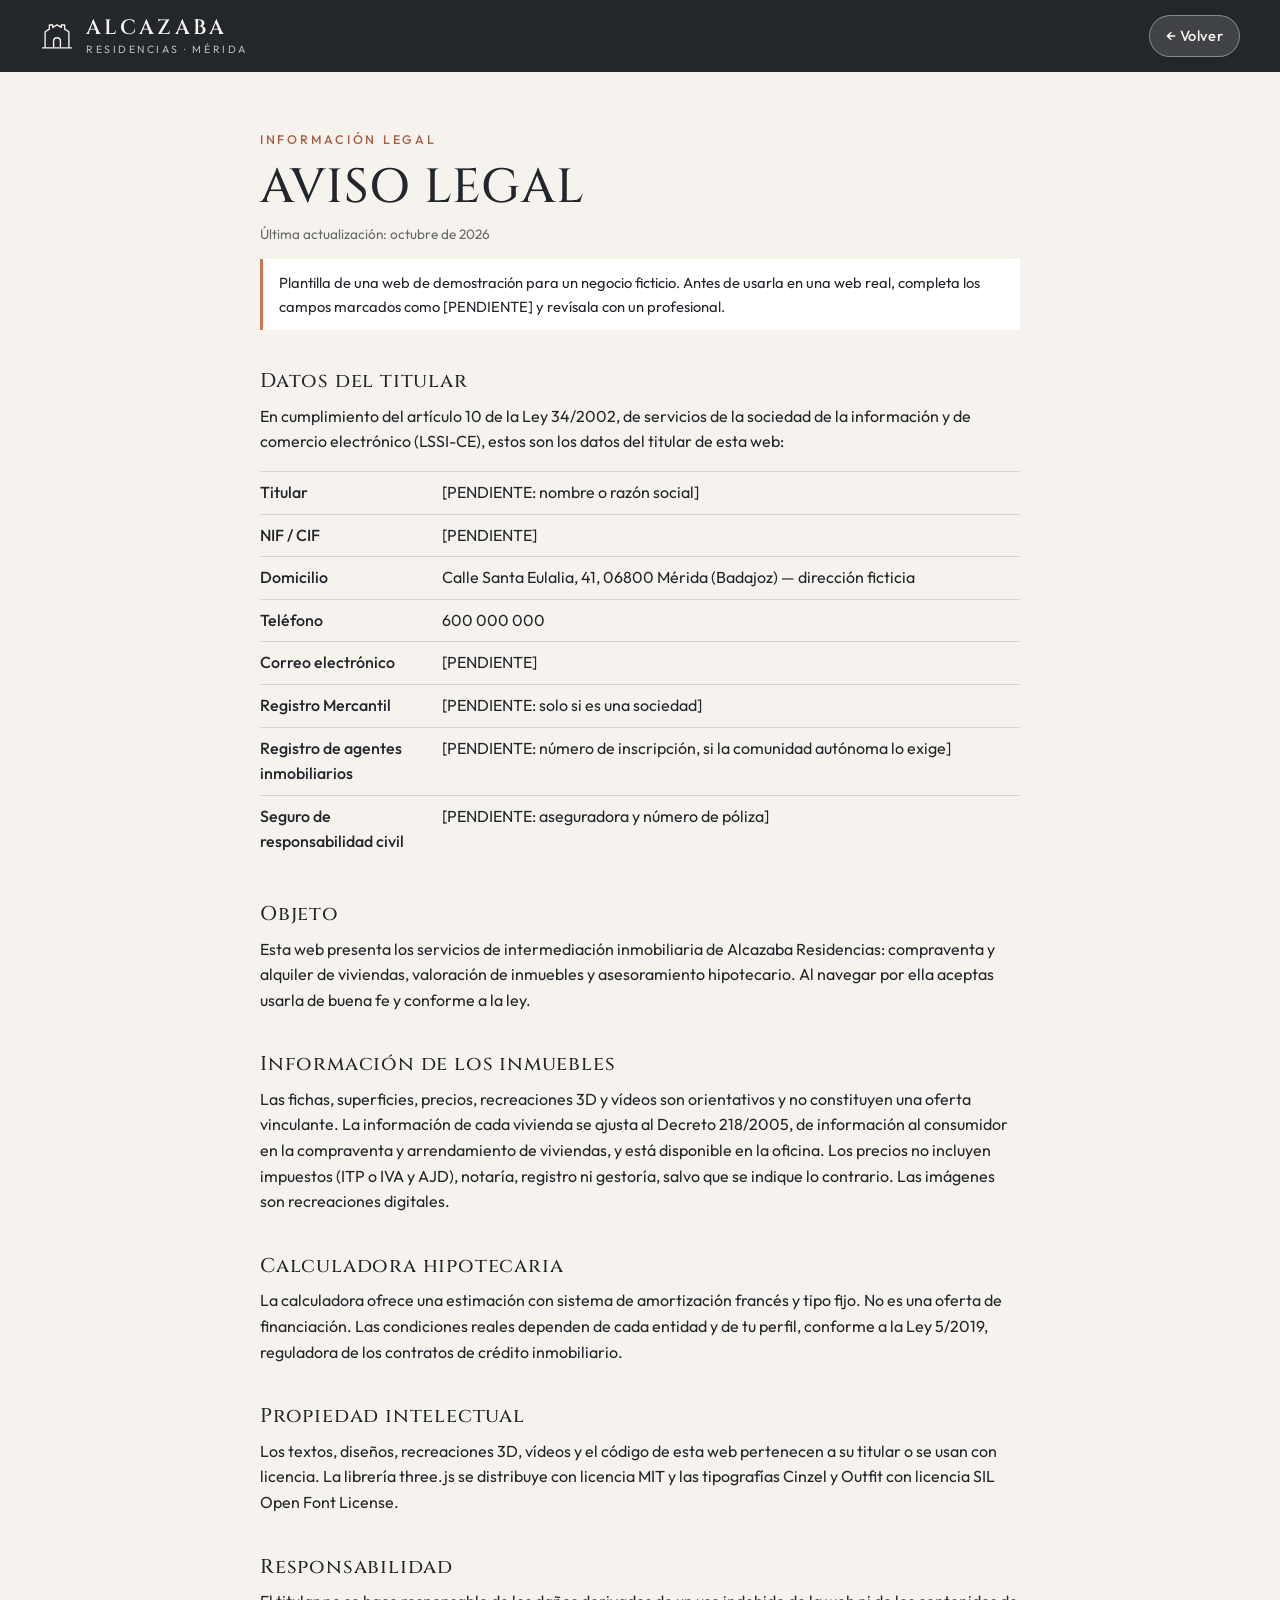
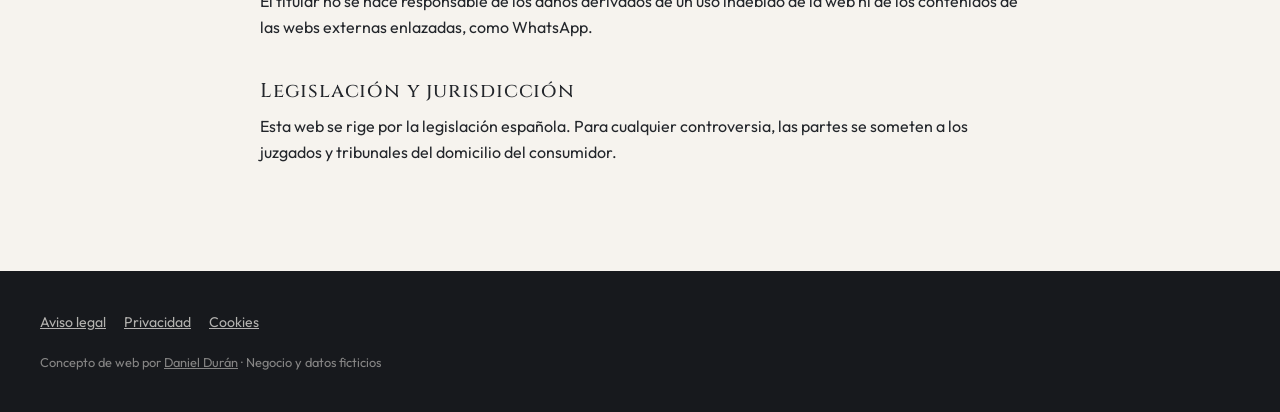
<file: aviso-legal.html>
<!doctype html>
<html lang="es">
<head>
  <meta charset="utf-8">
  <meta name="viewport" content="width=device-width, initial-scale=1">
  <title>Aviso legal · Alcazaba Residencias</title>
  <meta name="robots" content="noindex">
  <meta name="theme-color" content="#23262B">
  <link rel="icon" href="favicon.svg" type="image/svg+xml">
  <link rel="preconnect" href="https://fonts.googleapis.com">
  <link rel="preconnect" href="https://fonts.gstatic.com" crossorigin>
  <link rel="stylesheet" href="https://fonts.googleapis.com/css2?family=Cinzel:wght@400;500;600;700&family=Outfit:wght@300;400;500;600&display=swap">
  <link rel="stylesheet" href="style.css">
</head>
<body class="legal-page">
  <svg class="sprite" aria-hidden="true" focusable="false">
    <symbol id="i-logo" viewBox="0 0 40 40"><path d="M6 34V15l5-3v-5h4v3l5-3 5 3V7h4v5l5 3v19" fill="none" stroke="currentColor" stroke-width="1.6" stroke-linejoin="round"/><path d="M16 34v-8a4 4 0 0 1 8 0v8M3 34h34" fill="none" stroke="currentColor" stroke-width="1.6" stroke-linecap="round"/></symbol>
  </svg>
  <header class="site-header solida">
    <div class="wrap site-header__inner">
      <a class="logo" href="index.html" aria-label="Alcazaba Residencias, volver a la web">
        <svg class="logo__mark" aria-hidden="true"><use href="#i-logo"/></svg>
        <span class="logo__text"><span class="logo__word">Alcazaba</span><span class="logo__sub">Residencias · Mérida</span></span>
      </a>
      <a class="btn btn--small btn--cristal" href="index.html">← Volver</a>
    </div>
  </header>
  <main class="legal-doc" id="contenido">
    <p class="eyebrow">Información legal</p>
    <h1>Aviso legal</h1>
    <p class="legal-updated">Última actualización: octubre de 2026</p>
    <p class="legal-note">Plantilla de una web de demostración para un negocio ficticio. Antes de usarla en una web real, completa los campos marcados como [PENDIENTE] y revísala con un profesional.</p>

    <h2>Datos del titular</h2>
    <p>En cumplimiento del artículo 10 de la Ley 34/2002, de servicios de la sociedad de la información y de comercio electrónico (LSSI-CE), estos son los datos del titular de esta web:</p>
    <dl>
      <div><dt>Titular</dt><dd>[PENDIENTE: nombre o razón social]</dd></div>
      <div><dt>NIF / CIF</dt><dd>[PENDIENTE]</dd></div>
      <div><dt>Domicilio</dt><dd>Calle Santa Eulalia, 41, 06800 Mérida (Badajoz) — dirección ficticia</dd></div>
      <div><dt>Teléfono</dt><dd>600 000 000</dd></div>
      <div><dt>Correo electrónico</dt><dd>[PENDIENTE]</dd></div>
      <div><dt>Registro Mercantil</dt><dd>[PENDIENTE: solo si es una sociedad]</dd></div>
      <div><dt>Registro de agentes inmobiliarios</dt><dd>[PENDIENTE: número de inscripción, si la comunidad autónoma lo exige]</dd></div>
      <div><dt>Seguro de responsabilidad civil</dt><dd>[PENDIENTE: aseguradora y número de póliza]</dd></div>
    </dl>

    <h2>Objeto</h2>
    <p>Esta web presenta los servicios de intermediación inmobiliaria de Alcazaba Residencias: compraventa y alquiler de viviendas, valoración de inmuebles y asesoramiento hipotecario. Al navegar por ella aceptas usarla de buena fe y conforme a la ley.</p>

    <h2>Información de los inmuebles</h2>
    <p>Las fichas, superficies, precios, recreaciones 3D y vídeos son orientativos y no constituyen una oferta vinculante. La información de cada vivienda se ajusta al Decreto 218/2005, de información al consumidor en la compraventa y arrendamiento de viviendas, y está disponible en la oficina. Los precios no incluyen impuestos (ITP o IVA y AJD), notaría, registro ni gestoría, salvo que se indique lo contrario. Las imágenes son recreaciones digitales.</p>

    <h2>Calculadora hipotecaria</h2>
    <p>La calculadora ofrece una estimación con sistema de amortización francés y tipo fijo. No es una oferta de financiación. Las condiciones reales dependen de cada entidad y de tu perfil, conforme a la Ley 5/2019, reguladora de los contratos de crédito inmobiliario.</p>

    <h2>Propiedad intelectual</h2>
    <p>Los textos, diseños, recreaciones 3D, vídeos y el código de esta web pertenecen a su titular o se usan con licencia. La librería three.js se distribuye con licencia MIT y las tipografías Cinzel y Outfit con licencia SIL Open Font License.</p>

    <h2>Responsabilidad</h2>
    <p>El titular no se hace responsable de los daños derivados de un uso indebido de la web ni de los contenidos de las webs externas enlazadas, como WhatsApp.</p>

    <h2>Legislación y jurisdicción</h2>
    <p>Esta web se rige por la legislación española. Para cualquier controversia, las partes se someten a los juzgados y tribunales del domicilio del consumidor.</p>
  </main>
  <footer class="footer"><div class="wrap footer__inner"><nav aria-label="Legal"><a href="aviso-legal.html">Aviso legal</a><a href="privacidad.html">Privacidad</a><a href="cookies.html">Cookies</a></nav><p class="footer__credit">Concepto de web por <a href="https://danielduranmoya-spec.github.io/">Daniel Durán</a> · Negocio y datos ficticios</p></div></footer>
</body>
</html>
</file>
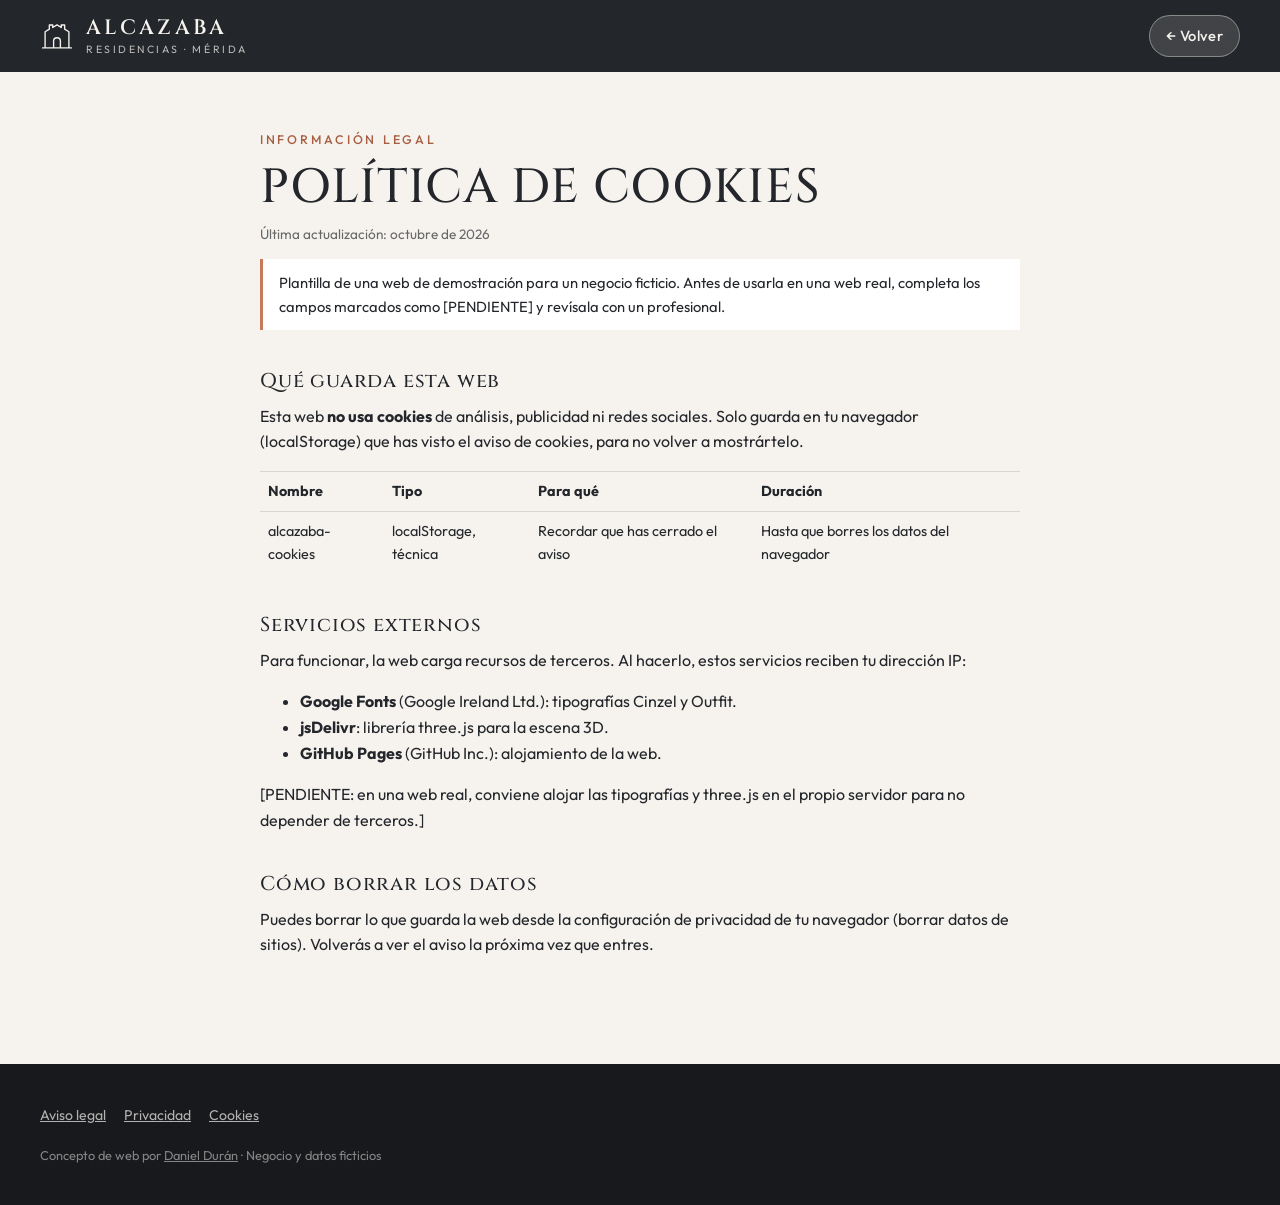
<file: cookies.html>
<!doctype html>
<html lang="es">
<head>
  <meta charset="utf-8">
  <meta name="viewport" content="width=device-width, initial-scale=1">
  <title>Política de cookies · Alcazaba Residencias</title>
  <meta name="robots" content="noindex">
  <meta name="theme-color" content="#23262B">
  <link rel="icon" href="favicon.svg" type="image/svg+xml">
  <link rel="preconnect" href="https://fonts.googleapis.com">
  <link rel="preconnect" href="https://fonts.gstatic.com" crossorigin>
  <link rel="stylesheet" href="https://fonts.googleapis.com/css2?family=Cinzel:wght@400;500;600;700&family=Outfit:wght@300;400;500;600&display=swap">
  <link rel="stylesheet" href="style.css">
</head>
<body class="legal-page">
  <svg class="sprite" aria-hidden="true" focusable="false">
    <symbol id="i-logo" viewBox="0 0 40 40"><path d="M6 34V15l5-3v-5h4v3l5-3 5 3V7h4v5l5 3v19" fill="none" stroke="currentColor" stroke-width="1.6" stroke-linejoin="round"/><path d="M16 34v-8a4 4 0 0 1 8 0v8M3 34h34" fill="none" stroke="currentColor" stroke-width="1.6" stroke-linecap="round"/></symbol>
  </svg>
  <header class="site-header solida">
    <div class="wrap site-header__inner">
      <a class="logo" href="index.html" aria-label="Alcazaba Residencias, volver a la web">
        <svg class="logo__mark" aria-hidden="true"><use href="#i-logo"/></svg>
        <span class="logo__text"><span class="logo__word">Alcazaba</span><span class="logo__sub">Residencias · Mérida</span></span>
      </a>
      <a class="btn btn--small btn--cristal" href="index.html">← Volver</a>
    </div>
  </header>
  <main class="legal-doc" id="contenido">
    <p class="eyebrow">Información legal</p>
    <h1>Política de cookies</h1>
    <p class="legal-updated">Última actualización: octubre de 2026</p>
    <p class="legal-note">Plantilla de una web de demostración para un negocio ficticio. Antes de usarla en una web real, completa los campos marcados como [PENDIENTE] y revísala con un profesional.</p>

    <h2>Qué guarda esta web</h2>
    <p>Esta web <strong>no usa cookies</strong> de análisis, publicidad ni redes sociales. Solo guarda en tu navegador (localStorage) que has visto el aviso de cookies, para no volver a mostrártelo.</p>
    <table>
      <tr><th>Nombre</th><th>Tipo</th><th>Para qué</th><th>Duración</th></tr>
      <tr><td>alcazaba-cookies</td><td>localStorage, técnica</td><td>Recordar que has cerrado el aviso</td><td>Hasta que borres los datos del navegador</td></tr>
    </table>

    <h2>Servicios externos</h2>
    <p>Para funcionar, la web carga recursos de terceros. Al hacerlo, estos servicios reciben tu dirección IP:</p>
    <ul>
      <li><strong>Google Fonts</strong> (Google Ireland Ltd.): tipografías Cinzel y Outfit.</li>
      <li><strong>jsDelivr</strong>: librería three.js para la escena 3D.</li>
      <li><strong>GitHub Pages</strong> (GitHub Inc.): alojamiento de la web.</li>
    </ul>
    <p>[PENDIENTE: en una web real, conviene alojar las tipografías y three.js en el propio servidor para no depender de terceros.]</p>

    <h2>Cómo borrar los datos</h2>
    <p>Puedes borrar lo que guarda la web desde la configuración de privacidad de tu navegador (borrar datos de sitios). Volverás a ver el aviso la próxima vez que entres.</p>
  </main>
  <footer class="footer"><div class="wrap footer__inner"><nav aria-label="Legal"><a href="aviso-legal.html">Aviso legal</a><a href="privacidad.html">Privacidad</a><a href="cookies.html">Cookies</a></nav><p class="footer__credit">Concepto de web por <a href="https://danielduranmoya-spec.github.io/">Daniel Durán</a> · Negocio y datos ficticios</p></div></footer>
</body>
</html>
</file>
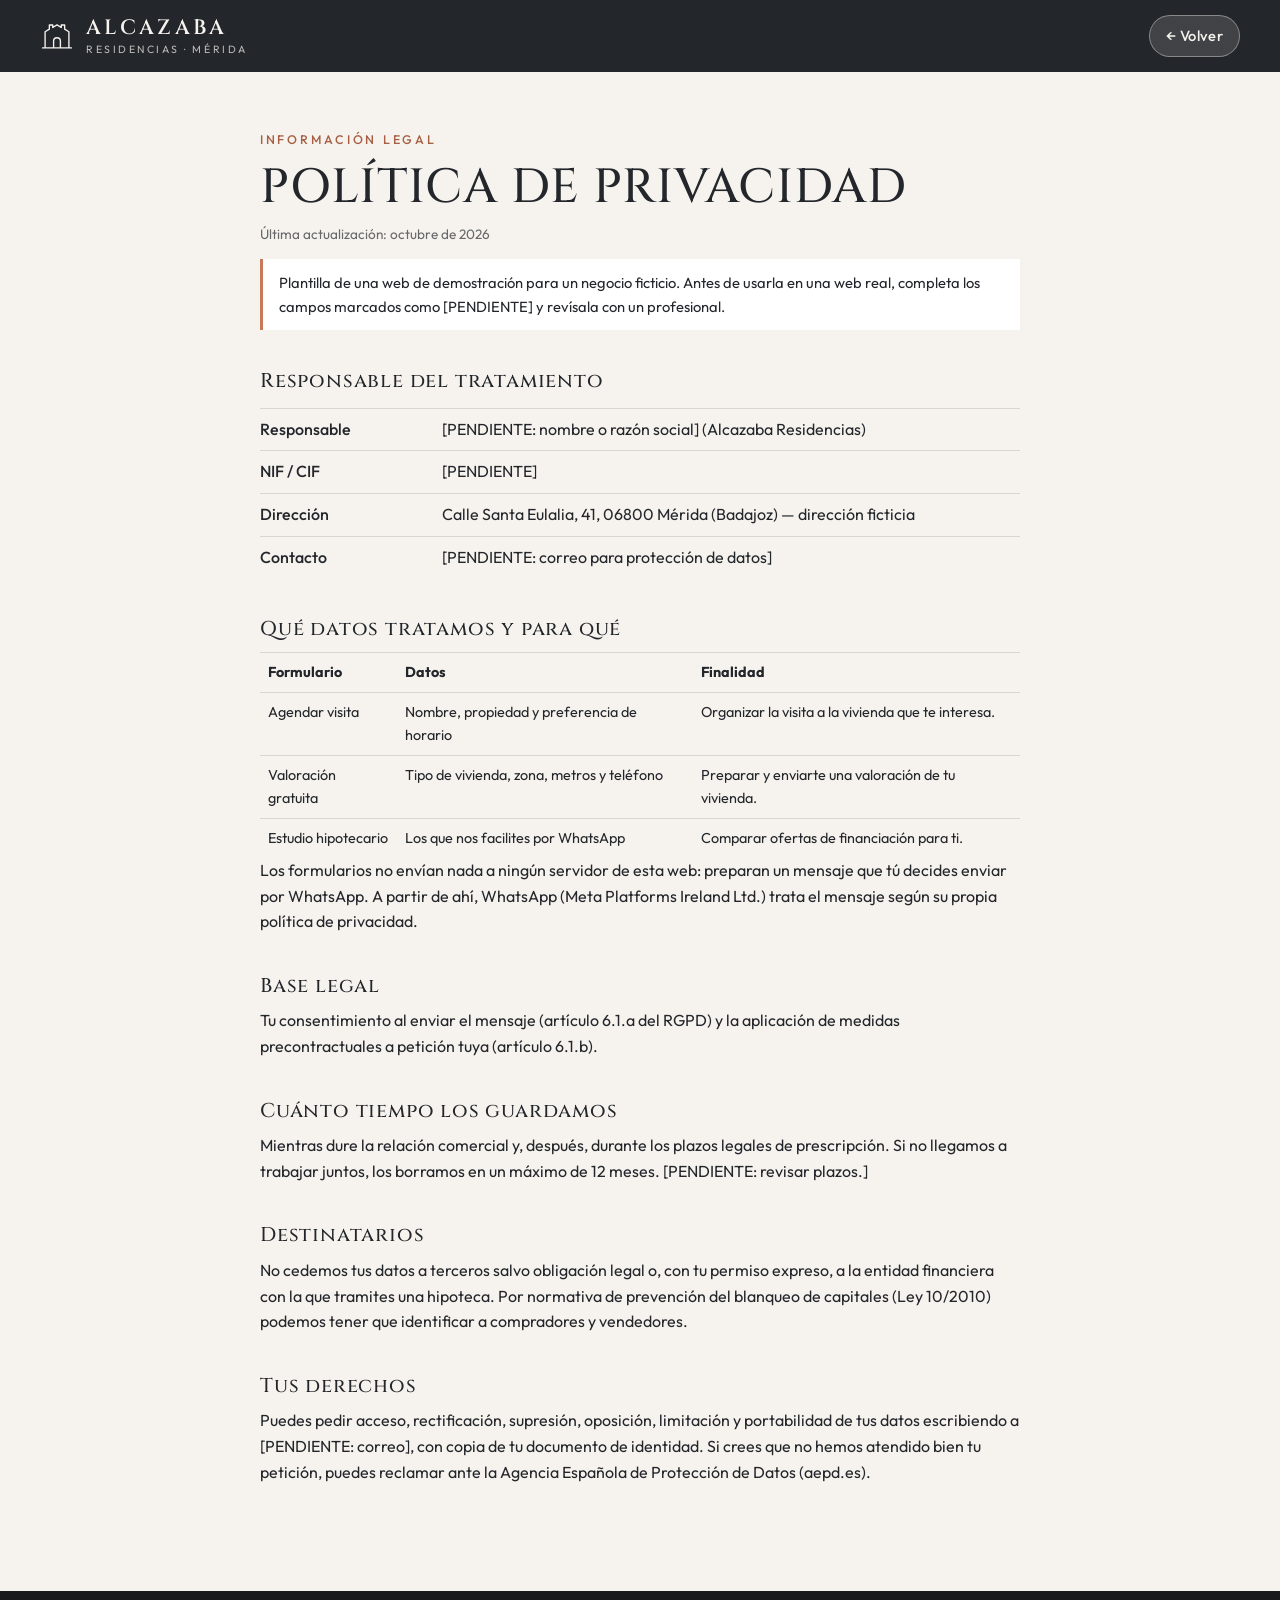
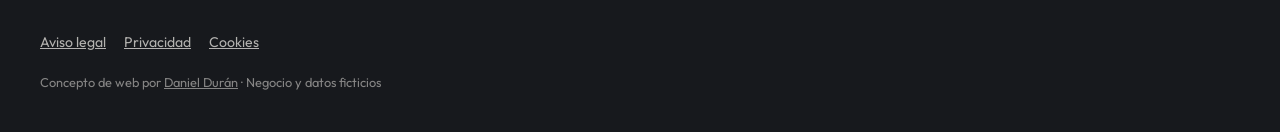
<file: privacidad.html>
<!doctype html>
<html lang="es">
<head>
  <meta charset="utf-8">
  <meta name="viewport" content="width=device-width, initial-scale=1">
  <title>Política de privacidad · Alcazaba Residencias</title>
  <meta name="robots" content="noindex">
  <meta name="theme-color" content="#23262B">
  <link rel="icon" href="favicon.svg" type="image/svg+xml">
  <link rel="preconnect" href="https://fonts.googleapis.com">
  <link rel="preconnect" href="https://fonts.gstatic.com" crossorigin>
  <link rel="stylesheet" href="https://fonts.googleapis.com/css2?family=Cinzel:wght@400;500;600;700&family=Outfit:wght@300;400;500;600&display=swap">
  <link rel="stylesheet" href="style.css">
</head>
<body class="legal-page">
  <svg class="sprite" aria-hidden="true" focusable="false">
    <symbol id="i-logo" viewBox="0 0 40 40"><path d="M6 34V15l5-3v-5h4v3l5-3 5 3V7h4v5l5 3v19" fill="none" stroke="currentColor" stroke-width="1.6" stroke-linejoin="round"/><path d="M16 34v-8a4 4 0 0 1 8 0v8M3 34h34" fill="none" stroke="currentColor" stroke-width="1.6" stroke-linecap="round"/></symbol>
  </svg>
  <header class="site-header solida">
    <div class="wrap site-header__inner">
      <a class="logo" href="index.html" aria-label="Alcazaba Residencias, volver a la web">
        <svg class="logo__mark" aria-hidden="true"><use href="#i-logo"/></svg>
        <span class="logo__text"><span class="logo__word">Alcazaba</span><span class="logo__sub">Residencias · Mérida</span></span>
      </a>
      <a class="btn btn--small btn--cristal" href="index.html">← Volver</a>
    </div>
  </header>
  <main class="legal-doc" id="contenido">
    <p class="eyebrow">Información legal</p>
    <h1>Política de privacidad</h1>
    <p class="legal-updated">Última actualización: octubre de 2026</p>
    <p class="legal-note">Plantilla de una web de demostración para un negocio ficticio. Antes de usarla en una web real, completa los campos marcados como [PENDIENTE] y revísala con un profesional.</p>

    <h2>Responsable del tratamiento</h2>
    <dl>
      <div><dt>Responsable</dt><dd>[PENDIENTE: nombre o razón social] (Alcazaba Residencias)</dd></div>
      <div><dt>NIF / CIF</dt><dd>[PENDIENTE]</dd></div>
      <div><dt>Dirección</dt><dd>Calle Santa Eulalia, 41, 06800 Mérida (Badajoz) — dirección ficticia</dd></div>
      <div><dt>Contacto</dt><dd>[PENDIENTE: correo para protección de datos]</dd></div>
    </dl>

    <h2>Qué datos tratamos y para qué</h2>
    <table>
      <tr><th>Formulario</th><th>Datos</th><th>Finalidad</th></tr>
      <tr><td>Agendar visita</td><td>Nombre, propiedad y preferencia de horario</td><td>Organizar la visita a la vivienda que te interesa.</td></tr>
      <tr><td>Valoración gratuita</td><td>Tipo de vivienda, zona, metros y teléfono</td><td>Preparar y enviarte una valoración de tu vivienda.</td></tr>
      <tr><td>Estudio hipotecario</td><td>Los que nos facilites por WhatsApp</td><td>Comparar ofertas de financiación para ti.</td></tr>
    </table>
    <p>Los formularios no envían nada a ningún servidor de esta web: preparan un mensaje que tú decides enviar por WhatsApp. A partir de ahí, WhatsApp (Meta Platforms Ireland Ltd.) trata el mensaje según su propia política de privacidad.</p>

    <h2>Base legal</h2>
    <p>Tu consentimiento al enviar el mensaje (artículo 6.1.a del RGPD) y la aplicación de medidas precontractuales a petición tuya (artículo 6.1.b).</p>

    <h2>Cuánto tiempo los guardamos</h2>
    <p>Mientras dure la relación comercial y, después, durante los plazos legales de prescripción. Si no llegamos a trabajar juntos, los borramos en un máximo de 12 meses. [PENDIENTE: revisar plazos.]</p>

    <h2>Destinatarios</h2>
    <p>No cedemos tus datos a terceros salvo obligación legal o, con tu permiso expreso, a la entidad financiera con la que tramites una hipoteca. Por normativa de prevención del blanqueo de capitales (Ley 10/2010) podemos tener que identificar a compradores y vendedores.</p>

    <h2>Tus derechos</h2>
    <p>Puedes pedir acceso, rectificación, supresión, oposición, limitación y portabilidad de tus datos escribiendo a [PENDIENTE: correo], con copia de tu documento de identidad. Si crees que no hemos atendido bien tu petición, puedes reclamar ante la Agencia Española de Protección de Datos (aepd.es).</p>
  </main>
  <footer class="footer"><div class="wrap footer__inner"><nav aria-label="Legal"><a href="aviso-legal.html">Aviso legal</a><a href="privacidad.html">Privacidad</a><a href="cookies.html">Cookies</a></nav><p class="footer__credit">Concepto de web por <a href="https://danielduranmoya-spec.github.io/">Daniel Durán</a> · Negocio y datos ficticios</p></div></footer>
</body>
</html>
</file>
<file: style.css>
/* =========================================================
   Alcazaba Residencias · estilos
   Colores, tipografías y espaciado al principio, en :root.
   ========================================================= */
:root {
  --granito: #23262B;
  --granito-2: #2F333A;
  --cal: #F6F3EE;
  --cal-2: #ECE6DC;
  --arcilla: #C8795A;
  --arcilla-osc: #A85E42;
  --cielo: #9DB7C9;
  --tinta: #23262B;
  --tinta-suave: rgba(35, 38, 43, .68);
  --linea: rgba(35, 38, 43, .14);

  --f-display: 'Cinzel', 'Times New Roman', serif;
  --f-texto: 'Outfit', system-ui, sans-serif;

  --wrap: 1240px;
  --gutter: clamp(16px, 4vw, 40px);
  --radio: 4px;
  --header-h: 72px;
  --ease: cubic-bezier(.22, .8, .24, 1);
  --ease-out: cubic-bezier(.16, 1, .3, 1);
}

*, *::before, *::after { box-sizing: border-box; }
html { scroll-behavior: smooth; -webkit-text-size-adjust: 100%; }
@media (prefers-reduced-motion: reduce) { html { scroll-behavior: auto; } }
body {
  margin: 0; background: var(--granito); color: var(--tinta);
  font: 400 clamp(16px, 1.05vw, 17.5px)/1.6 var(--f-texto);
  -webkit-font-smoothing: antialiased; overflow-x: hidden;
}
img, video, canvas { display: block; max-width: 100%; }
a { color: inherit; }
button, input, select { font: inherit; color: inherit; }
h1, h2, h3 { margin: 0; font-family: var(--f-display); font-weight: 500; line-height: 1.08; letter-spacing: .02em; }
p { margin: 0 0 1em; }
.sprite { display: none; }
[hidden] { display: none !important; }
.sr-only { position: absolute; width: 1px; height: 1px; overflow: hidden; clip: rect(0 0 0 0); white-space: nowrap; }
.wrap { width: min(100% - 2 * var(--gutter), var(--wrap)); margin-inline: auto; }
.skip-link { position: fixed; left: 12px; top: -60px; z-index: 100; background: var(--cal); padding: 10px 16px; border-radius: var(--radio); }
.skip-link:focus { top: 12px; }
:focus-visible { outline: 2px solid var(--arcilla); outline-offset: 3px; }
svg { width: 1.2em; height: 1.2em; flex: none; }

/* ---------- botones ---------- */
.btn {
  display: inline-flex; align-items: center; justify-content: center; gap: .6em;
  min-height: 48px; padding: .8em 1.5em; border: 1px solid transparent; border-radius: 999px;
  font-weight: 500; letter-spacing: .02em; text-decoration: none; cursor: pointer;
  transition: background .3s var(--ease), color .3s, transform .3s var(--ease), border-color .3s;
}
.btn:hover { transform: translateY(-2px); }
.btn:active { transform: translateY(0) scale(.98); }
.btn svg { transition: transform .3s var(--ease); }
.btn:hover svg { transform: translateX(3px); }
.btn--small { min-height: 42px; padding: .55em 1.1em; font-size: .92em; }
.btn--arcilla { background: var(--arcilla); color: #fff; }
.btn--arcilla:hover { background: var(--arcilla-osc); }
.btn--granito { background: var(--granito); color: var(--cal); }
.btn--granito:hover { background: #000; }
.btn--cristal { background: rgba(246, 243, 238, .14); color: var(--cal); border-color: rgba(246, 243, 238, .4); backdrop-filter: blur(10px); -webkit-backdrop-filter: blur(10px); }
.btn--cristal:hover { background: rgba(246, 243, 238, .26); }
.link { background: none; border: 0; padding: 0; text-decoration: underline; cursor: pointer; }

.eyebrow { font: 500 .78rem/1.3 var(--f-texto); letter-spacing: .22em; text-transform: uppercase; color: var(--arcilla-osc); margin-bottom: 1.1em; }
.eyebrow--claro { color: var(--cielo); }

/* ---------- barra de concepto y cabecera ---------- */
.concept-bar { position: relative; z-index: 31; background: var(--arcilla); color: #fff; text-align: center; font-size: .78rem; padding: 6px var(--gutter); letter-spacing: .02em; }
.site-header { position: sticky; top: 0; z-index: 30; height: var(--header-h); color: var(--cal); transition: background .4s, box-shadow .4s, color .4s; }
.site-header.solida { background: rgba(35, 38, 43, .82); backdrop-filter: blur(14px); -webkit-backdrop-filter: blur(14px); box-shadow: 0 1px 0 rgba(255,255,255,.06); }
.site-header__inner { height: 100%; display: flex; align-items: center; justify-content: space-between; gap: 24px; }
.logo { display: inline-flex; align-items: center; gap: 12px; text-decoration: none; color: inherit; }
.logo__mark { width: 34px; height: 34px; }
.logo__text { display: flex; flex-direction: column; line-height: 1; }
.logo__word { font: 600 1.3rem/1 var(--f-display); letter-spacing: .16em; text-transform: uppercase; }
.logo__sub { font-size: .66rem; letter-spacing: .24em; text-transform: uppercase; opacity: .72; margin-top: 5px; }
.nav { display: flex; align-items: center; gap: clamp(14px, 2vw, 30px); }
.nav a:not(.btn) { text-decoration: none; font-size: .94rem; position: relative; padding: 6px 0; }
.nav a:not(.btn)::after { content: ''; position: absolute; left: 0; right: 0; bottom: 0; height: 1px; background: currentColor; transform: scaleX(0); transform-origin: right; transition: transform .4s var(--ease); }
.nav a:not(.btn):hover::after { transform: scaleX(1); transform-origin: left; }
.menu-btn { display: none; background: none; border: 1px solid rgba(246,243,238,.35); border-radius: 999px; width: 46px; height: 46px; place-items: center; cursor: pointer; }
@media (max-width: 920px) {
  .menu-btn { display: grid; }
  .nav {
    position: fixed; inset: 0 0 0 auto; width: min(86vw, 360px); flex-direction: column; align-items: flex-start; justify-content: center;
    padding: 40px 32px; gap: 22px; background: var(--granito); box-shadow: -20px 0 60px rgba(0,0,0,.35);
    transform: translateX(105%); transition: transform .5s var(--ease-out); z-index: 40;
  }
  .nav a:not(.btn) { font: 500 1.5rem/1.1 var(--f-display); letter-spacing: .06em; }
  .nav.abierto { transform: none; }
  .menu-btn { position: relative; z-index: 41; }
}

/* ---------- escena 3D fija ---------- */
.escena { position: fixed; inset: 0; z-index: 0; background: linear-gradient(#5b7fb0, #f2c690); }
.escena canvas { width: 100%; height: 100%; }
.escena__fallback { position: absolute; inset: 0; width: 100%; height: 100%; object-fit: cover; display: none; }
.sin-3d .escena canvas { display: none; }
.sin-3d .escena__fallback { display: block; }
.sin-3d .reloj, .sin-3d .villa__ayuda, .sin-3d .hora-ctl { display: none; }
main, .footer { position: relative; z-index: 1; }

/* el sitio se monta sobre la escena: las secciones .opaca la tapan, las .ventana la dejan ver */
.opaca { background: var(--cal); position: relative; }
.opaca--oscura { background: var(--granito); color: var(--cal); }
.opaca--arcilla { background: var(--arcilla); color: #fff; }
.ventana { position: relative; color: var(--cal); }

/* ---------- reloj ---------- */
.reloj {
  position: fixed; left: var(--gutter); bottom: max(18px, env(safe-area-inset-bottom)); z-index: 20;
  display: flex; align-items: center; gap: 10px; padding: 8px 14px 8px 10px; border-radius: 999px;
  background: rgba(35, 38, 43, .55); color: var(--cal); backdrop-filter: blur(12px); -webkit-backdrop-filter: blur(12px);
  font: 500 .86rem/1 var(--f-texto); font-variant-numeric: tabular-nums; letter-spacing: .05em;
  transition: opacity .4s, transform .4s var(--ease);
}
.reloj.oculto { opacity: 0; transform: translateY(12px); pointer-events: none; }
.reloj__icono { color: #F5C26B; width: 18px; height: 18px; }
.reloj__barra { width: 56px; height: 2px; background: rgba(246,243,238,.25); border-radius: 2px; overflow: hidden; }
.reloj__barra span { display: block; height: 100%; width: 0; background: var(--arcilla); }

/* ---------- hero ---------- */
.hero { min-height: 100svh; display: flex; align-items: flex-end; padding-bottom: clamp(64px, 12vh, 140px); margin-top: calc(-1 * var(--header-h)); padding-top: calc(var(--header-h) + 40px); }
.hero::before { content: ''; position: absolute; inset: 0; background: linear-gradient(180deg, rgba(20,22,26,.35) 0%, rgba(20,22,26,0) 30%, rgba(20,22,26,0) 45%, rgba(20,22,26,.65) 100%); pointer-events: none; }
.hero__inner { position: relative; }
.hero__title { font-size: clamp(2.15rem, 7.2vw, 6.6rem); font-weight: 500; text-transform: uppercase; letter-spacing: .04em; line-height: 1.02; margin-bottom: .35em; text-shadow: 0 2px 30px rgba(0,0,0,.25); }
.hero__title em { font-style: normal; color: #F2C6A8; }
.linea { display: block; overflow: hidden; padding-bottom: .04em; }
.linea > span { display: inline-block; transform: translateY(105%); transition: transform 1.2s var(--ease-out); }
.linea:nth-child(2) > span { transition-delay: .12s; }
.listo .linea > span { transform: none; }
.hero__lead { max-width: 34rem; font-size: clamp(1.02rem, 1.3vw, 1.18rem); opacity: .92; }
.hero__actions { display: flex; flex-wrap: wrap; gap: 12px; margin-top: 28px; }
.hero__scroll { position: absolute; right: var(--gutter); bottom: 28px; display: flex; flex-direction: column; align-items: center; gap: 10px; font-size: .7rem; letter-spacing: .25em; text-transform: uppercase; writing-mode: vertical-rl; }
.hero__scroll span { width: 1px; height: 54px; background: linear-gradient(var(--cal), transparent); animation: gota 2.2s var(--ease) infinite; }
@keyframes gota { 0% { transform: scaleY(0); transform-origin: top; } 50% { transform: scaleY(1); transform-origin: top; } 51% { transform-origin: bottom; } 100% { transform: scaleY(0); transform-origin: bottom; } }
@media (max-width: 760px) {
  .hero__scroll { display: none; }
  .hero { padding-bottom: 84px; }
  .hero::before { background: linear-gradient(180deg, rgba(20,22,26,.3) 0%, rgba(20,22,26,0) 25%, rgba(20,22,26,.15) 45%, rgba(20,22,26,.78) 100%); }
  .hero__lead { font-size: 1rem; }
  .hero__actions .btn { flex: 1 1 auto; }
}
.concept-bar__corto { display: none; }
@media (max-width: 640px) { .concept-bar__largo { display: none; } .concept-bar__corto { display: inline; } }

/* ---------- odómetro ---------- */
.odometro { display: inline-flex; overflow: hidden; line-height: 1; height: 1em; font-variant-numeric: tabular-nums; vertical-align: bottom; }
.odometro .dig { display: inline-block; height: 1em; overflow: hidden; }
.odometro .dig > span { display: flex; flex-direction: column; transition: transform 1.8s var(--ease-out); }
.odometro .dig > span > i { font-style: normal; height: 1em; display: block; text-align: center; }
.odometro .sep { display: inline-block; }

/* ---------- cifras ---------- */
.cifras { background: var(--granito); color: var(--cal); padding: clamp(48px, 7vw, 84px) 0; position: relative; }
.cifras__grid { display: grid; grid-template-columns: repeat(4, 1fr); gap: 28px; }
.cifra { border-top: 1px solid rgba(246,243,238,.18); padding-top: 18px; }
.cifra .odometro { font: 500 clamp(2.6rem, 5vw, 4.4rem)/1 var(--f-display); color: var(--cal); }
.cifra__txt { display: block; margin-top: 12px; font-size: .92rem; opacity: .7; max-width: 15em; }
@media (max-width: 760px) { .cifras__grid { grid-template-columns: 1fr 1fr; gap: 28px 18px; } }

/* ---------- cabeceras de sección ---------- */
.sec-head { max-width: 46rem; margin-bottom: clamp(32px, 4vw, 54px); }
.sec-title { font-size: clamp(2rem, 4.4vw, 3.6rem); text-transform: uppercase; letter-spacing: .03em; margin-bottom: .45em; }
.sec-title--centro { text-align: center; }
.sec-lead { font-size: 1.08rem; color: var(--tinta-suave); max-width: 38rem; }
.sec-head--claro .sec-lead, .opaca--oscura .sec-lead { color: rgba(246,243,238,.72); }

/* ---------- propiedades ---------- */
.propiedades { padding: clamp(72px, 10vw, 140px) 0; }
.filtros { display: flex; flex-wrap: wrap; align-items: center; gap: 8px; margin-bottom: 34px; }
.filtro { border: 1px solid var(--linea); background: transparent; border-radius: 999px; padding: .55em 1.15em; cursor: pointer; transition: background .3s, color .3s, border-color .3s; min-height: 42px; }
.filtro:hover { border-color: var(--tinta); }
.filtro.activo { background: var(--granito); color: var(--cal); border-color: var(--granito); }
.orden { margin-left: auto; display: flex; align-items: center; gap: 10px; font-size: .9rem; color: var(--tinta-suave); }
.orden select { border: 1px solid var(--linea); background: var(--cal); border-radius: 999px; padding: .5em 1em; min-height: 42px; color: var(--tinta); }
@media (max-width: 760px) { .orden { margin-left: 0; width: 100%; } .orden select { flex: 1; } }

.fichas { list-style: none; margin: 0; padding: 0; display: grid; grid-template-columns: repeat(3, 1fr); gap: clamp(18px, 2.4vw, 32px); }
@media (max-width: 1020px) { .fichas { grid-template-columns: repeat(2, 1fr); } }
@media (max-width: 640px) { .fichas { grid-template-columns: 1fr; } }
.ficha { display: flex; flex-direction: column; transition: opacity .4s, transform .4s var(--ease); }
.ficha.saliendo { opacity: 0; transform: scale(.97); }
.ficha__btn { all: unset; cursor: pointer; display: block; border-radius: var(--radio); }
.ficha__btn:focus-visible { outline: 2px solid var(--arcilla); outline-offset: 4px; }

/* contraventanas: dos hojas de lamas que se abren al entrar la foto en pantalla */
.ficha__img { position: relative; aspect-ratio: 4 / 3; overflow: hidden; border-radius: var(--radio); background: var(--cal-2); perspective: 900px; }
.ficha__img img { width: 100%; height: 100%; object-fit: cover; transform: scale(1.18); transition: transform 1.6s var(--ease-out); }
.ficha__img::before, .ficha__img::after {
  content: ''; position: absolute; top: 0; bottom: 0; width: 50.5%; z-index: 2;
  background: repeating-linear-gradient(180deg, var(--arcilla) 0 9px, var(--arcilla-osc) 9px 11px);
  box-shadow: inset 0 0 0 6px var(--arcilla-osc);
  transition: transform 1.25s var(--ease-out);
}
.ficha__img::before { left: 0; transform-origin: left center; }
.ficha__img::after { right: 0; transform-origin: right center; }
.abierta .ficha__img::before { transform: rotateY(-104deg); }
.abierta .ficha__img::after { transform: rotateY(104deg); }
.abierta .ficha__img img { transform: scale(1.02); }
.ficha__btn:hover .ficha__img img { transform: scale(1.07); }
.ficha__tag { position: absolute; left: 12px; top: 12px; z-index: 1; background: rgba(35,38,43,.75); color: var(--cal); font-size: .74rem; letter-spacing: .12em; text-transform: uppercase; padding: 6px 10px; border-radius: 999px; backdrop-filter: blur(6px); }
.ficha__body { padding: 18px 2px 0; }
.ficha__zona { font-size: .82rem; color: var(--tinta-suave); display: flex; align-items: center; gap: 6px; margin-bottom: 6px; }
.ficha__titulo { font-size: 1.32rem; letter-spacing: .04em; margin-bottom: 10px; }
.ficha__precio { font: 500 1.5rem/1 var(--f-display); color: var(--arcilla-osc); margin-bottom: 14px; }
.specs { list-style: none; padding: 0; margin: 0; display: flex; flex-wrap: wrap; gap: 6px 18px; font-size: .9rem; color: var(--tinta-suave); }
.specs li { display: flex; align-items: center; gap: 6px; }
.fichas__vacio { grid-column: 1 / -1; text-align: center; color: var(--tinta-suave); padding: 40px 0; }

/* ---------- interludios ---------- */
.interludio { min-height: 92svh; display: flex; align-items: flex-end; padding: 0 0 clamp(60px, 10vh, 120px); }
.interludio::before { content: ''; position: absolute; inset: 0; background: linear-gradient(180deg, rgba(20,22,26,0) 50%, rgba(20,22,26,.55)); pointer-events: none; }
.interludio .wrap { position: relative; }
.interludio__hora { font: 500 clamp(3.4rem, 10vw, 8rem)/.9 var(--f-display); letter-spacing: .02em; margin-bottom: .2em; text-shadow: 0 4px 40px rgba(0,0,0,.25); }
.interludio__txt { max-width: 30rem; font-size: clamp(1.05rem, 1.5vw, 1.25rem); }
.interludio--der .wrap { text-align: right; }
.interludio--der .interludio__txt { margin-left: auto; }
.revelar { opacity: 0; transform: translateY(26px); transition: opacity 1s var(--ease), transform 1s var(--ease-out); }
.revelar.visto { opacity: 1; transform: none; }

/* ---------- villa interactiva ---------- */
.villa { min-height: 100svh; display: flex; align-items: center; padding: calc(var(--header-h) + 20px) 0 60px; }
.villa__arrastre { position: absolute; inset: 0; cursor: grab; touch-action: pan-y; }
.villa__arrastre.arrastrando { cursor: grabbing; }
.villa__puntos { position: fixed; inset: 0; pointer-events: none; z-index: 5; }
.villa__inner { position: relative; z-index: 6; pointer-events: none; display: flex; flex-direction: column; justify-content: space-between; min-height: 70svh; }
.panel {
  pointer-events: auto; width: min(400px, 100%); padding: 26px; border-radius: 10px;
  background: rgba(30, 33, 38, .58); border: 1px solid rgba(246,243,238,.14);
  backdrop-filter: blur(16px) saturate(1.2); -webkit-backdrop-filter: blur(16px) saturate(1.2);
}
.panel__title { font-size: clamp(1.9rem, 3vw, 2.5rem); text-transform: uppercase; margin-bottom: 8px; }
.panel__precio { font: 500 1.5rem/1 var(--f-display); color: #F2C6A8; margin-bottom: 16px; }
.panel__info { min-height: 5.2em; font-size: .97rem; color: rgba(246,243,238,.86); transition: opacity .3s; }
.panel__info.cambiando { opacity: 0; }
.panel__info strong { display: block; font: 500 1.08rem/1.2 var(--f-display); color: var(--cal); letter-spacing: .04em; margin-bottom: 6px; }
.panel__acciones { display: flex; flex-wrap: wrap; gap: 10px; margin-top: 18px; }
.hora-ctl { display: block; margin-top: 10px; font-size: .86rem; }
.hora-ctl__top { display: flex; justify-content: space-between; margin-bottom: 6px; color: rgba(246,243,238,.75); }
.hora-ctl output { font-variant-numeric: tabular-nums; color: var(--cal); }
input[type=range] { -webkit-appearance: none; appearance: none; width: 100%; height: 28px; background: transparent; cursor: pointer; }
input[type=range]::-webkit-slider-runnable-track { height: 3px; border-radius: 3px; background: linear-gradient(90deg, #f0a37a, #9DB7C9 30%, #F5C26B 60%, #e27a52 78%, #161a30); }
input[type=range]::-moz-range-track { height: 3px; border-radius: 3px; background: linear-gradient(90deg, #f0a37a, #9DB7C9 30%, #F5C26B 60%, #e27a52 78%, #161a30); }
input[type=range]::-webkit-slider-thumb { -webkit-appearance: none; width: 20px; height: 20px; border-radius: 50%; background: var(--cal); border: 3px solid var(--arcilla); margin-top: -8.5px; }
input[type=range]::-moz-range-thumb { width: 16px; height: 16px; border-radius: 50%; background: var(--cal); border: 3px solid var(--arcilla); }
.villa__ayuda { align-self: flex-end; display: flex; align-items: center; gap: 8px; font-size: .82rem; letter-spacing: .14em; text-transform: uppercase; background: rgba(35,38,43,.45); padding: 8px 14px; border-radius: 999px; backdrop-filter: blur(8px); margin-top: 24px; }
@media (max-width: 760px) {
  .villa { align-items: flex-end; }
  .villa__inner { min-height: 0; }
  .panel { padding: 20px; }
  .villa__ayuda { align-self: center; order: -1; margin: 0 0 40svh; }
}
.punto { position: absolute; left: 0; top: 0; pointer-events: auto; display: flex; align-items: center; gap: 8px; background: none; border: 0; padding: 0; cursor: pointer; color: var(--cal); transition: opacity .3s; margin: -14px 0 0 -14px; }
.punto.oculto { opacity: 0; pointer-events: none; }
.punto__dot { width: 28px; height: 28px; border-radius: 50%; background: rgba(246,243,238,.25); border: 2px solid var(--cal); position: relative; backdrop-filter: blur(4px); }
.punto__dot::after { content: ''; position: absolute; inset: 7px; border-radius: 50%; background: var(--arcilla); }
.punto__dot::before { content: ''; position: absolute; inset: -6px; border-radius: 50%; border: 1px solid var(--cal); animation: latido 2.4s var(--ease) infinite; }
@keyframes latido { from { transform: scale(.7); opacity: 1; } to { transform: scale(1.6); opacity: 0; } }
.punto__label { font-size: .82rem; background: rgba(35,38,43,.7); padding: 5px 10px; border-radius: 999px; white-space: nowrap; opacity: 0; transform: translateX(-6px); transition: opacity .3s, transform .3s var(--ease); }
.punto:hover .punto__label, .punto:focus-visible .punto__label, .punto.activo .punto__label { opacity: 1; transform: none; }
.punto.activo .punto__dot { background: var(--arcilla); }
@media (prefers-reduced-motion: reduce) { .punto__dot::before { animation: none; } }

/* ---------- recorrido: vídeo interactivo ---------- */
.recorrido { padding: clamp(72px, 10vw, 140px) 0; }
.player { position: relative; aspect-ratio: 16 / 9; border-radius: 10px; overflow: hidden; background: #111; box-shadow: 0 40px 80px -30px rgba(0,0,0,.6); }
.player video { width: 100%; height: 100%; object-fit: cover; }
.player__grande { position: absolute; left: 50%; top: 50%; width: 84px; height: 84px; margin: -42px 0 0 -42px; border-radius: 50%; border: 1px solid rgba(246,243,238,.6); background: rgba(35,38,43,.45); color: var(--cal); display: grid; place-items: center; cursor: pointer; backdrop-filter: blur(8px); transition: transform .3s var(--ease), opacity .3s; }
.player__grande svg { width: 32px; height: 32px; margin-left: 4px; }
.player__grande:hover { transform: scale(1.06); }
.reproduciendo .player__grande { opacity: 0; pointer-events: none; }
.player__barra { position: absolute; left: 0; right: 0; bottom: 0; display: flex; align-items: center; gap: 14px; padding: 14px 16px; background: linear-gradient(transparent, rgba(0,0,0,.6)); color: var(--cal); }
.player__btn { background: none; border: 0; cursor: pointer; width: 40px; height: 40px; display: grid; place-items: center; }
.player__progreso { flex: 1; height: 4px; background: rgba(246,243,238,.25); border-radius: 4px; cursor: pointer; position: relative; }
.player__progreso::before { content: ''; position: absolute; inset: -12px 0; }
.player__progreso span { position: absolute; left: 0; top: 0; bottom: 0; width: 0; background: var(--arcilla); border-radius: 4px; }
.player__progreso i { position: absolute; top: -3px; width: 2px; height: 10px; background: var(--cal); opacity: .7; }
.player__tiempo { font-size: .85rem; font-variant-numeric: tabular-nums; min-width: 3em; }
.player__hotspots { position: absolute; inset: 0; pointer-events: none; }
.hotspot { position: absolute; pointer-events: auto; transform: translate(-50%, -50%) scale(.6); opacity: 0; transition: opacity .4s, transform .5s var(--ease-out); display: flex; align-items: center; gap: 8px; background: none; border: 0; color: var(--cal); cursor: pointer; padding: 0; }
.hotspot.visible { opacity: 1; transform: translate(-14px, -50%) scale(1); }
.hotspot span:last-child { background: rgba(35,38,43,.75); padding: 6px 12px; border-radius: 999px; font-size: .85rem; backdrop-filter: blur(6px); white-space: nowrap; }
.player__eleccion, .player__tarjeta { position: absolute; z-index: 3; left: 50%; top: 50%; transform: translate(-50%, -50%); width: min(92%, 420px); padding: 24px; border-radius: 10px; background: rgba(30,33,38,.78); color: var(--cal); text-align: center; backdrop-filter: blur(14px); -webkit-backdrop-filter: blur(14px); border: 1px solid rgba(246,243,238,.14); animation: aparecer .5s var(--ease-out); }
.player__eleccion p { font: 500 1.25rem/1.2 var(--f-display); margin-bottom: 16px; }
.player__eleccion div { display: flex; flex-wrap: wrap; gap: 10px; justify-content: center; }
.player__tarjeta-tit { font: 500 1.25rem/1.2 var(--f-display); margin-bottom: 8px !important; }
.player__tarjeta p { font-size: .95rem; color: rgba(246,243,238,.82); }
@keyframes aparecer { from { opacity: 0; transform: translate(-50%, -44%); } }
@media (max-width: 640px) {
  .player { aspect-ratio: 4 / 5; }
  .player__eleccion, .player__tarjeta { padding: 18px; }
}
.capitulos { list-style: none; padding: 0; margin: 18px 0 0; display: grid; grid-template-columns: repeat(4, 1fr); gap: 10px; }
.capitulos button { width: 100%; text-align: left; background: rgba(246,243,238,.05); border: 1px solid rgba(246,243,238,.12); border-radius: 8px; padding: 14px 16px; cursor: pointer; color: var(--cal); transition: background .3s, border-color .3s; min-height: 48px; }
.capitulos button span { display: block; font: 500 .78rem/1 var(--f-display); color: var(--arcilla); margin-bottom: 6px; letter-spacing: .1em; }
.capitulos button:hover { background: rgba(246,243,238,.1); }
.capitulos button.activo { border-color: var(--arcilla); background: rgba(200,121,90,.14); }
@media (max-width: 640px) { .capitulos { grid-template-columns: 1fr 1fr; } }

/* ---------- hipoteca ---------- */
.hipoteca { padding: clamp(72px, 10vw, 140px) 0; }
.hipoteca__grid { display: grid; grid-template-columns: 1.1fr .9fr; gap: clamp(32px, 6vw, 90px); align-items: center; }
@media (max-width: 900px) { .hipoteca__grid { grid-template-columns: 1fr; } }
.calc { display: grid; gap: 18px; margin-top: 28px; }
.calc label { display: block; font-size: .95rem; }
.calc output { float: right; font-weight: 500; font-variant-numeric: tabular-nums; }
.calc input[type=range]::-webkit-slider-runnable-track { background: var(--linea); }
.calc input[type=range]::-moz-range-track { background: var(--linea); }
.calc__res { background: var(--granito); color: var(--cal); padding: clamp(26px, 4vw, 44px); border-radius: 10px; }
.calc__label { font-size: .8rem; letter-spacing: .2em; text-transform: uppercase; opacity: .7; }
.calc__cuota { font: 500 clamp(3rem, 6vw, 4.6rem)/1 var(--f-display); margin: 0 0 22px; font-variant-numeric: tabular-nums; }
.calc__dl { margin: 0 0 18px; }
.calc__dl div { display: flex; justify-content: space-between; gap: 10px; padding: 10px 0; border-top: 1px solid rgba(246,243,238,.12); font-size: .94rem; }
.calc__dl dt { opacity: .72; }
.calc__dl dd { margin: 0; font-variant-numeric: tabular-nums; }
.calc__nota { font-size: .8rem; opacity: .6; margin-bottom: 20px; }

/* ---------- vender ---------- */
.vender { padding: clamp(72px, 10vw, 130px) 0; }
.vender .eyebrow--claro { color: #fff; opacity: .85; }
.vender__grid { display: grid; grid-template-columns: 1fr 1fr; gap: clamp(32px, 6vw, 90px); align-items: start; }
@media (max-width: 900px) { .vender__grid { grid-template-columns: 1fr; } }
.pasos { list-style: none; padding: 0; margin: 26px 0 0; counter-reset: p; }
.pasos li { counter-increment: p; padding: 18px 0 18px 58px; position: relative; border-top: 1px solid rgba(255,255,255,.25); }
.pasos li::before { content: '0' counter(p); position: absolute; left: 0; top: 16px; font: 500 1.4rem/1 var(--f-display); }
.pasos strong { display: block; font-weight: 600; }
.form { background: var(--cal); color: var(--tinta); padding: clamp(22px, 3vw, 34px); border-radius: 10px; display: grid; gap: 14px; }
.form__tit { font: 500 1.5rem/1.1 var(--f-display); margin: 0 0 4px; text-transform: uppercase; }
.form label { display: grid; gap: 6px; font-size: .9rem; }
.form input:not([type=checkbox]), .form select { width: 100%; min-height: 48px; padding: .7em .9em; border: 1px solid var(--linea); border-radius: 6px; background: #fff; color: var(--tinta); }
.form input:focus, .form select:focus { border-color: var(--arcilla); outline: none; box-shadow: 0 0 0 3px rgba(200,121,90,.22); }
.form .check { display: flex; align-items: flex-start; gap: 10px; font-size: .85rem; }
.form .check input { width: 20px; height: 20px; margin: 1px 0 0; accent-color: var(--arcilla); flex: none; }
.form__msg { font-size: .88rem; margin: 0; min-height: 1.3em; }
.form__msg.error { color: #a3341f; }
.form--claro { background: transparent; padding: 0; color: var(--cal); }
.form--claro input:not([type=checkbox]), .form--claro select { background: rgba(246,243,238,.1); border-color: rgba(246,243,238,.25); color: var(--cal); }
.form--claro select option { color: var(--tinta); }
.form--claro .form__msg.error { color: #ffb4a0; }

/* ---------- opiniones ---------- */
.opiniones { padding: clamp(72px, 9vw, 120px) 0; }
.opiniones__grid { display: grid; grid-template-columns: repeat(3, 1fr); gap: 24px; margin-top: 40px; }
@media (max-width: 900px) { .opiniones__grid { grid-template-columns: 1fr; } }
.opinion { margin: 0; padding: 28px; border: 1px solid var(--linea); border-radius: 10px; background: #fff; }
.opinion blockquote { margin: 0 0 18px; font: 400 1.15rem/1.45 var(--f-texto); }
.opinion figcaption { font-size: .85rem; color: var(--arcilla-osc); letter-spacing: .04em; }
.opiniones__nota { text-align: center; font-size: .78rem; color: var(--tinta-suave); margin-top: 24px; }

/* ---------- contacto (noche) ---------- */
.contacto { min-height: 100svh; display: flex; align-items: center; padding: 100px 0; }
.contacto__inner { display: flex; justify-content: flex-end; }
.tarjeta-cristal { width: min(480px, 100%); padding: clamp(24px, 3vw, 36px); border-radius: 12px; background: rgba(14, 17, 30, .55); border: 1px solid rgba(246,243,238,.14); backdrop-filter: blur(16px); -webkit-backdrop-filter: blur(16px); }
.tarjeta-cristal .sec-title { font-size: clamp(1.7rem, 3vw, 2.4rem); }
.datos { font-style: normal; font-size: .9rem; margin-top: 22px; padding-top: 18px; border-top: 1px solid rgba(246,243,238,.15); color: rgba(246,243,238,.8); }
.datos p { display: flex; gap: 8px; align-items: flex-start; margin-bottom: .5em; }

/* ---------- pie ---------- */
.footer { background: #17191D; color: rgba(246,243,238,.7); padding: 40px 0 calc(40px + env(safe-area-inset-bottom)); font-size: .88rem; }
.footer__inner { display: flex; flex-wrap: wrap; align-items: center; justify-content: space-between; gap: 18px; }
.footer nav { display: flex; flex-wrap: wrap; gap: 18px; }
.logo--pie { color: var(--cal); margin: 0; }
.footer__credit { width: 100%; margin: 0; font-size: .8rem; opacity: .7; }

/* ---------- ficha ampliada ---------- */
.ficha-dialog { width: min(980px, calc(100% - 24px)); max-height: calc(100svh - 24px); padding: 0; border: 0; border-radius: 12px; background: var(--cal); color: var(--tinta); overflow: auto; }
.ficha-dialog::backdrop { background: rgba(20,22,26,.7); backdrop-filter: blur(4px); }
.ficha-dialog[open] { display: grid; grid-template-columns: 1.1fr 1fr; animation: dlg .5s var(--ease-out); }
@keyframes dlg { from { opacity: 0; transform: translateY(24px) scale(.98); } }
.ficha-dialog__img img { width: 100%; height: 100%; object-fit: cover; min-height: 280px; }
.ficha-dialog__body { padding: clamp(22px, 3vw, 38px); }
.ficha-dialog h3 { font-size: clamp(1.6rem, 3vw, 2.2rem); text-transform: uppercase; margin-bottom: 10px; }
.ficha-dialog__precio { font: 500 1.6rem/1 var(--f-display); color: var(--arcilla-osc); }
.ficha-dialog .specs { margin-bottom: 18px; }
.extras { padding-left: 1.1em; font-size: .92rem; margin: 0 0 22px; }
.ficha-dialog__cerrar { position: absolute; right: 12px; top: 12px; z-index: 2; width: 44px; height: 44px; border-radius: 50%; border: 0; background: rgba(35,38,43,.75); color: var(--cal); display: grid; place-items: center; cursor: pointer; }
@media (max-width: 760px) { .ficha-dialog[open] { grid-template-columns: 1fr; } .ficha-dialog__img img { min-height: 0; aspect-ratio: 4 / 3; } }

/* ---------- cookies ---------- */
.cookies { position: fixed; right: var(--gutter); bottom: max(18px, env(safe-area-inset-bottom)); z-index: 50; width: min(380px, calc(100% - 2 * var(--gutter))); background: var(--cal); color: var(--tinta); padding: 18px 20px; border-radius: 10px; box-shadow: 0 20px 50px rgba(0,0,0,.3); font-size: .88rem; }
.cookies[hidden] { display: none; }
.cookies p { margin-bottom: 12px; }
@media (max-width: 640px) { .cookies { left: var(--gutter); right: var(--gutter); width: auto; bottom: 74px; } }

/* ---------- modo render (fotos y vídeo): solo la escena ---------- */
.modo-render body > *:not(.escena) { display: none !important; }

/* ---------- páginas legales ---------- */
.legal-page { background: var(--cal); }
.legal-page .site-header { position: static; background: var(--granito); }
.legal-doc { width: min(100% - 2 * var(--gutter), 760px); margin: 0 auto; padding: 60px 0 90px; }
.legal-doc h1 { font-size: clamp(2rem, 5vw, 3rem); text-transform: uppercase; margin-bottom: 10px; }
.legal-doc h2 { font-size: 1.25rem; margin: 2em 0 .6em; letter-spacing: .04em; }
.legal-doc dl div { display: grid; grid-template-columns: 170px 1fr; gap: 12px; padding: 8px 0; border-top: 1px solid var(--linea); }
.legal-doc dt { font-weight: 500; }
.legal-doc dd { margin: 0; }
@media (max-width: 560px) { .legal-doc dl div { grid-template-columns: 1fr; gap: 2px; } }
.legal-note { background: #fff; border-left: 3px solid var(--arcilla); padding: 12px 16px; font-size: .92rem; }
.legal-updated { font-size: .85rem; color: var(--tinta-suave); }
.legal-doc table { width: 100%; border-collapse: collapse; font-size: .9rem; }
.legal-doc th, .legal-doc td { text-align: left; padding: 8px; border-top: 1px solid var(--linea); vertical-align: top; }
</file>
